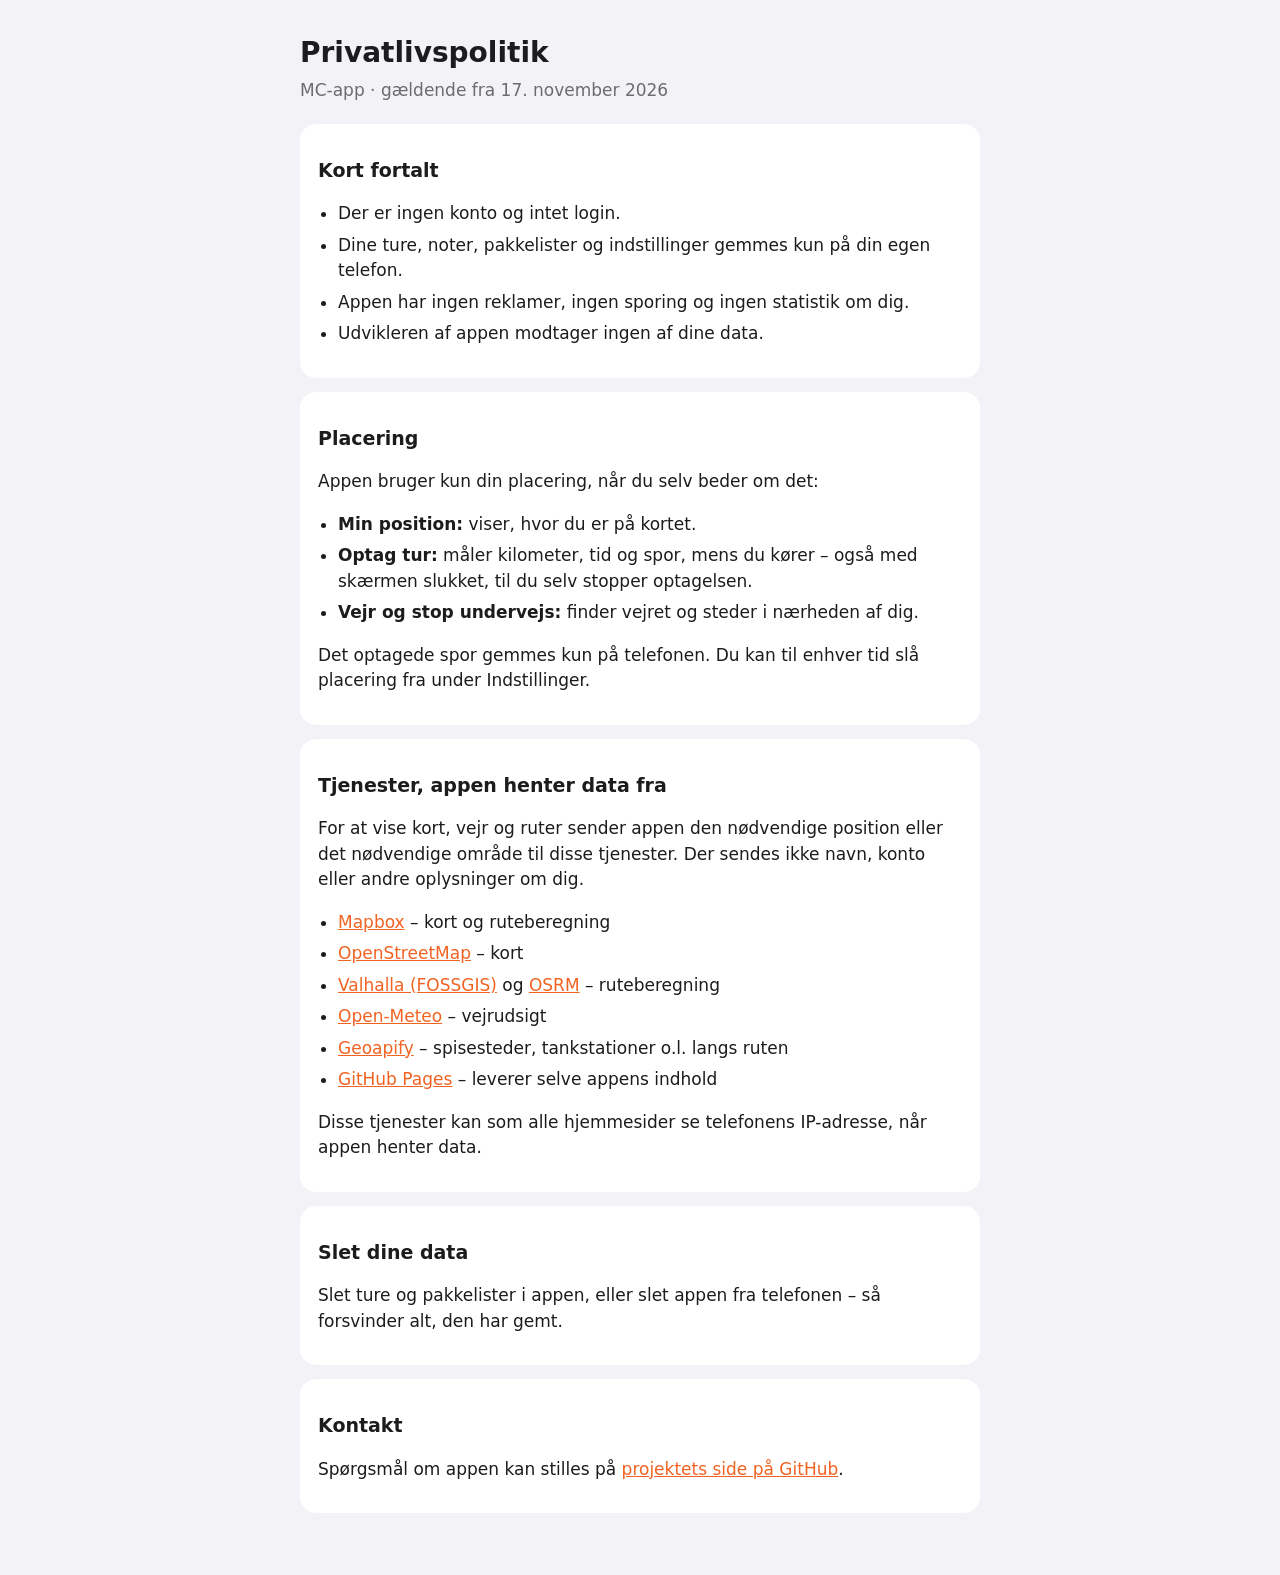
<file: privatliv.html>
<!doctype html>
<html lang="da">
<head>
  <meta charset="utf-8">
  <meta name="viewport" content="width=device-width, initial-scale=1, viewport-fit=cover">
  <title>Privatlivspolitik – MC-app</title>
  <style>
    :root { color-scheme: light dark; --bg: #f2f2f7; --kort: #fff; --tekst: #1c1c1e; --svag: #6c6c70; --accent: #f26322; }
    @media (prefers-color-scheme: dark) { :root { --bg: #000; --kort: #1c1c1e; --tekst: #f2f2f7; --svag: #a1a1a6; } }
    body { margin: 0; background: var(--bg); color: var(--tekst); font: 17px/1.5 -apple-system, system-ui, sans-serif; }
    main { max-width: 680px; margin: 0 auto; padding: 24px 16px 48px; }
    h1 { font-size: 28px; margin: 8px 0 4px; }
    h2 { font-size: 19px; margin: 28px 0 6px; }
    .dato { color: var(--svag); margin: 0 0 20px; }
    section { background: var(--kort); border-radius: 16px; padding: 4px 18px 14px; margin: 14px 0; }
    ul { padding-left: 20px; }
    li { margin: 6px 0; }
    a { color: var(--accent); }
  </style>
</head>
<body>
<main>
  <h1>Privatlivspolitik</h1>
  <p class="dato">MC-app · gældende fra 17. november 2026</p>

  <section>
    <h2>Kort fortalt</h2>
    <ul>
      <li>Der er ingen konto og intet login.</li>
      <li>Dine ture, noter, pakkelister og indstillinger gemmes kun på din egen telefon.</li>
      <li>Appen har ingen reklamer, ingen sporing og ingen statistik om dig.</li>
      <li>Udvikleren af appen modtager ingen af dine data.</li>
    </ul>
  </section>

  <section>
    <h2>Placering</h2>
    <p>Appen bruger kun din placering, når du selv beder om det:</p>
    <ul>
      <li><b>Min position:</b> viser, hvor du er på kortet.</li>
      <li><b>Optag tur:</b> måler kilometer, tid og spor, mens du kører – også med skærmen slukket, til du selv stopper optagelsen.</li>
      <li><b>Vejr og stop undervejs:</b> finder vejret og steder i nærheden af dig.</li>
    </ul>
    <p>Det optagede spor gemmes kun på telefonen. Du kan til enhver tid slå placering fra under Indstillinger.</p>
  </section>

  <section>
    <h2>Tjenester, appen henter data fra</h2>
    <p>For at vise kort, vejr og ruter sender appen den nødvendige position eller det nødvendige område til disse tjenester. Der sendes ikke navn, konto eller andre oplysninger om dig.</p>
    <ul>
      <li><a href="https://www.mapbox.com/legal/privacy">Mapbox</a> – kort og ruteberegning</li>
      <li><a href="https://osmfoundation.org/wiki/Privacy_Policy">OpenStreetMap</a> – kort</li>
      <li><a href="https://valhalla1.openstreetmap.de/">Valhalla (FOSSGIS)</a> og <a href="https://project-osrm.org/">OSRM</a> – ruteberegning</li>
      <li><a href="https://open-meteo.com/en/terms">Open-Meteo</a> – vejrudsigt</li>
      <li><a href="https://www.geoapify.com/privacy-policy/">Geoapify</a> – spisesteder, tankstationer o.l. langs ruten</li>
      <li><a href="https://docs.github.com/site-policy/privacy-policies/github-general-privacy-statement">GitHub Pages</a> – leverer selve appens indhold</li>
    </ul>
    <p>Disse tjenester kan som alle hjemmesider se telefonens IP-adresse, når appen henter data.</p>
  </section>

  <section>
    <h2>Slet dine data</h2>
    <p>Slet ture og pakkelister i appen, eller slet appen fra telefonen – så forsvinder alt, den har gemt.</p>
  </section>

  <section>
    <h2>Kontakt</h2>
    <p>Spørgsmål om appen kan stilles på <a href="https://github.com/SchmidtDK73/mc-app/issues">projektets side på GitHub</a>.</p>
  </section>
</main>
</body>
</html>
</file>
